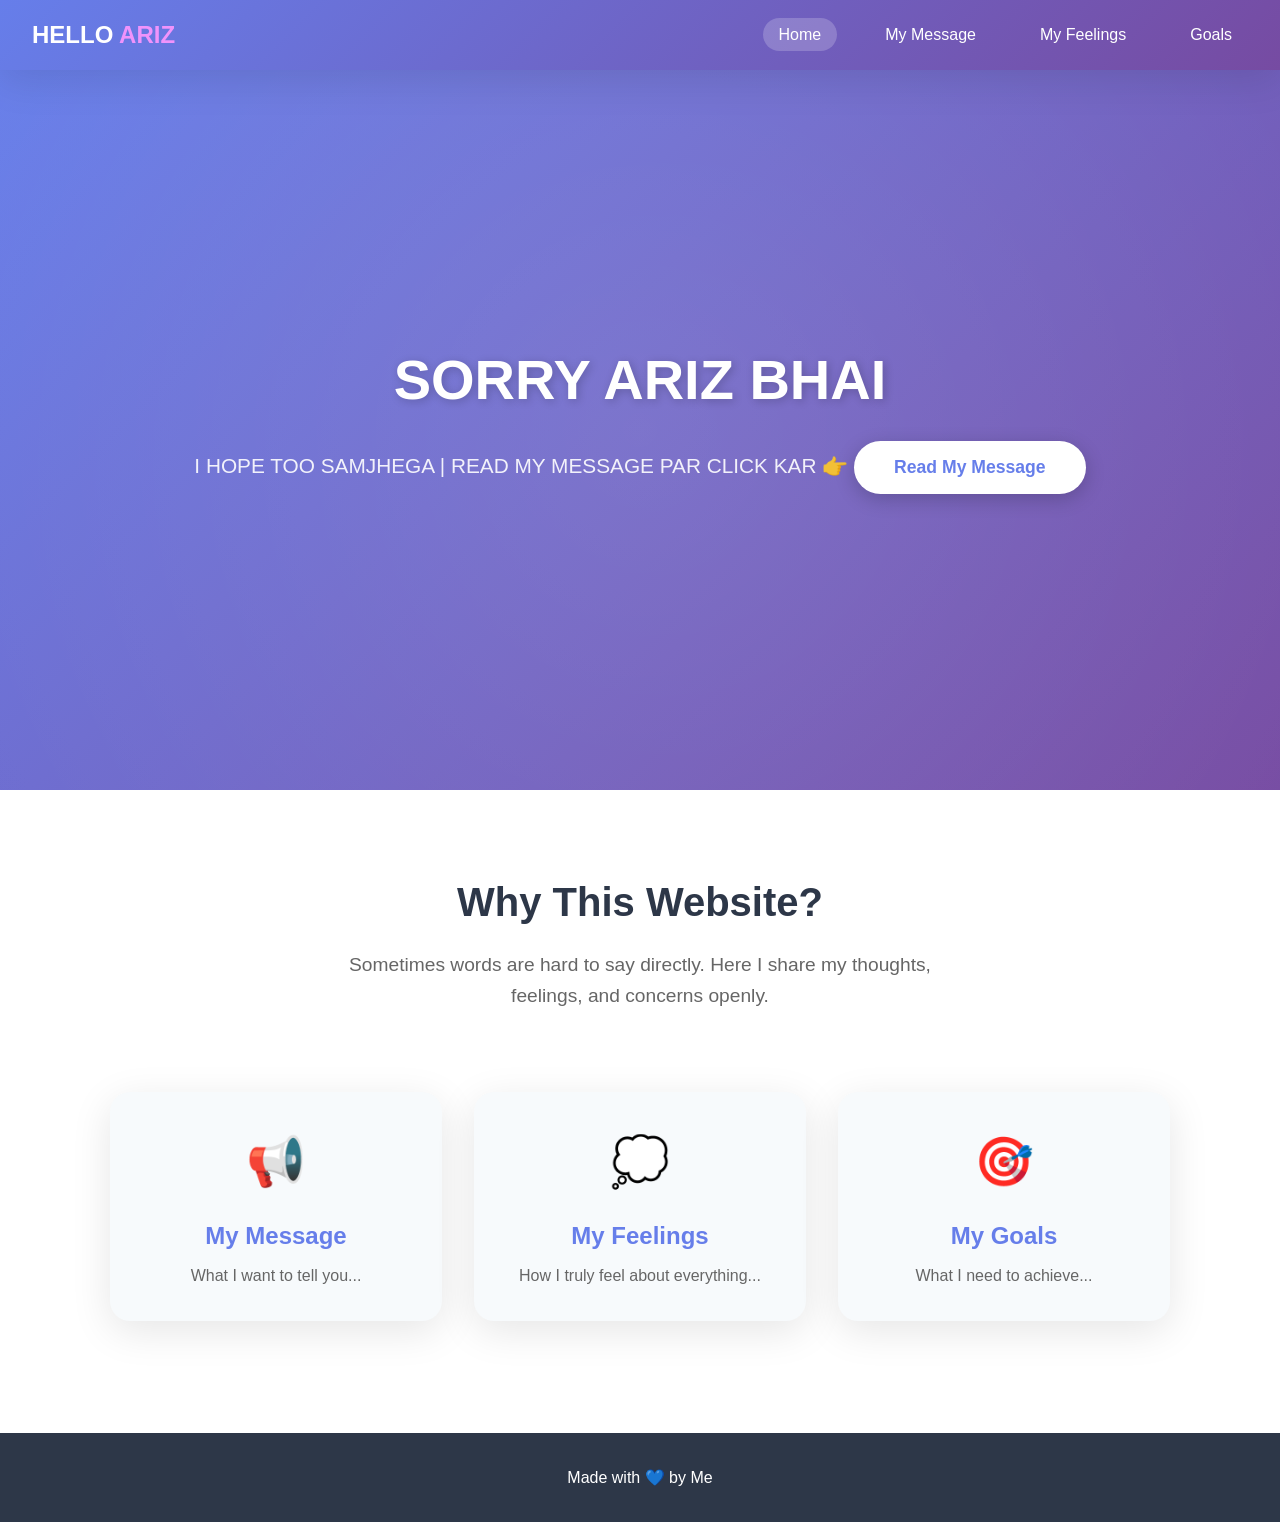
<file: index.html>
<!DOCTYPE html>
<html lang="en">
<head>
    <meta charset="UTF-8">
    <meta name="viewport" content="width=device-width, initial-scale=1.0">
    <link rel="icon" href="data:image/svg+xml,<svg xmlns='http://www.w3.org/2000/svg' viewBox='0 0 100 100'><text y='.9em' font-size='90'>💙</text></svg>">
    <title>MyHeartConnect - My Message For You</title>
    <link href="https://fonts.googleapis.com/css2?family=Poppins:wght@400;500;600;700&display=swap" rel="stylesheet">
    <style>
        /* Import Google Fonts */
        @import url('https://fonts.googleapis.com/css2?family=Poppins:wght@400;500;600;700&display=swap');

        /* Reset & Base Styles */
        * {
            margin: 0;
            padding: 0;
            box-sizing: border-box;
        }

        :root {
            --primary-color: #667eea;
            --secondary-color: #764ba2;
            --accent-color: #f093fb;
            --dark-color: #2d3748;
            --light-color: #f7fafc;
            --white: #ffffff;
            --gradient: linear-gradient(135deg, #667eea 0%, #764ba2 100%);
            --shadow: 0 10px 40px rgba(0, 0, 0, 0.1);
        }

        body {
            font-family: 'Segoe UI', Tahoma, Geneva, Verdana, sans-serif;
            line-height: 1.6;
            color: var(--dark-color);
            background: var(--light-color);
            min-height: 100vh;
        }

        .container {
            max-width: 1100px;
            margin: 0 auto;
            padding: 0 20px;
        }

        /* Navbar Styles */
        .navbar {
            background: var(--gradient);
            padding: 1rem 2rem;
            display: flex;
            justify-content: space-between;
            align-items: center;
            position: sticky;
            top: 0;
            z-index: 1000;
            box-shadow: var(--shadow);
        }

        .logo {
            font-size: 1.5rem;
            font-weight: bold;
            color: var(--white);
        }

        .logo span {
            color: var(--accent-color);
        }

        .nav-links {
            display: flex;
            list-style: none;
            gap: 2rem;
        }

        .nav-links a {
            color: var(--white);
            text-decoration: none;
            font-weight: 500;
            padding: 0.5rem 1rem;
            border-radius: 25px;
            transition: all 0.3s ease;
            cursor: pointer;
        }

        .nav-links a:hover,
        .nav-links a.active {
            background: rgba(255, 255, 255, 0.2);
            transform: translateY(-2px);
        }

        .hamburger {
            display: none;
            flex-direction: column;
            cursor: pointer;
            gap: 5px;
        }

        .hamburger span {
            width: 25px;
            height: 3px;
            background: var(--white);
            border-radius: 3px;
            transition: all 0.3s ease;
        }

        /* Page Sections */
        .page-section {
            display: none;
            min-height: calc(100vh - 70px);
        }

        .page-section.active {
            display: block;
        }

        /* Hero Section */
        .hero {
            background: var(--gradient);
            min-height: 80vh;
            display: flex;
            align-items: center;
            justify-content: center;
            text-align: center;
            position: relative;
            overflow: hidden;
        }

        .hero::before {
            content: '';
            position: absolute;
            top: -50%;
            left: -50%;
            width: 200%;
            height: 200%;
            background: radial-gradient(circle, rgba(255,255,255,0.1) 0%, transparent 60%);
            animation: rotate 20s linear infinite;
        }

        @keyframes rotate {
            from { transform: rotate(0deg); }
            to { transform: rotate(360deg); }
        }

        .hero-content {
            position: relative;
            z-index: 1;
            padding: 2rem;
        }

        .hero h1 {
            font-size: 3.5rem;
            color: var(--white);
            margin-bottom: 1rem;
            text-shadow: 2px 2px 10px rgba(0,0,0,0.2);
        }

        .hero p {
            font-size: 1.3rem;
            color: rgba(255,255,255,0.9);
            margin-bottom: 2rem;
        }

        .btn {
            display: inline-block;
            padding: 1rem 2.5rem;
            background: var(--white);
            color: var(--primary-color);
            text-decoration: none;
            border-radius: 50px;
            font-weight: bold;
            font-size: 1.1rem;
            transition: all 0.3s ease;
            box-shadow: 0 5px 20px rgba(0,0,0,0.2);
            border: none;
            cursor: pointer;
        }

        .btn:hover {
            transform: translateY(-3px);
            box-shadow: 0 8px 30px rgba(0,0,0,0.3);
        }

        .btn-secondary {
            background: var(--gradient);
            color: var(--white);
            margin-top: 2rem;
            display: inline-block;
        }

        /* Intro Section */
        .intro {
            padding: 5rem 0;
            background: var(--white);
        }

        .intro h2 {
            text-align: center;
            font-size: 2.5rem;
            margin-bottom: 1rem;
            color: var(--dark-color);
        }

        .intro > .container > p {
            text-align: center;
            font-size: 1.2rem;
            color: #666;
            margin-bottom: 3rem;
            max-width: 600px;
            margin-left: auto;
            margin-right: auto;
        }

        .cards {
            display: grid;
            grid-template-columns: repeat(auto-fit, minmax(280px, 1fr));
            gap: 2rem;
            padding: 2rem 0;
        }

        .card {
            background: var(--light-color);
            padding: 2rem;
            border-radius: 20px;
            text-align: center;
            transition: all 0.3s ease;
            box-shadow: var(--shadow);
            cursor: pointer;
        }

        .card:hover {
            transform: translateY(-10px);
        }

        .card h3 {
            font-size: 3rem;
            margin-bottom: 1rem;
        }

        .card h4 {
            font-size: 1.5rem;
            margin-bottom: 0.5rem;
            color: var(--primary-color);
        }

        .card p {
            color: #666;
        }

        /* Message Page */
        .message-page,
        .feelings-page,
        .goals-page {
            padding: 3rem 0;
            background: linear-gradient(135deg, #a8edea 0%, #fed6e3 100%);
        }

        .message-box,
        .feelings-box,
        .goals-box {
            background: var(--white);
            padding: 3rem;
            border-radius: 30px;
            box-shadow: var(--shadow);
            max-width: 800px;
            margin: 0 auto;
            animation: fadeIn 0.8s ease;
        }

        @keyframes fadeIn {
            from {
                opacity: 0;
                transform: translateY(20px);
            }
            to {
                opacity: 1;
                transform: translateY(0);
            }
        }

        .page-title {
            font-size: 2.5rem;
            text-align: center;
            margin-bottom: 2rem;
            background: var(--gradient);
            -webkit-background-clip: text;
            -webkit-text-fill-color: transparent;
            background-clip: text;
        }

        .message-content {
            line-height: 2;
        }

        .message-text {
            font-size: 1.1rem;
            margin-bottom: 1.5rem;
            padding: 1rem;
            background: var(--light-color);
            border-radius: 15px;
            border-left: 4px solid var(--primary-color);
        }

        .emoji-text {
            font-size: 1.5rem;
            text-align: center;
            margin: 2rem 0;
            animation: pulse 2s infinite;
        }

        @keyframes pulse {
            0%, 100% { transform: scale(1); }
            50% { transform: scale(1.05); }
        }

        .message-text.highlight {
            background: var(--gradient);
            color: var(--white);
            border-left: none;
            text-align: center;
            font-size: 1.3rem;
            font-weight: bold;
        }

        /* Feelings Page */
        .feelings-content {
            display: grid;
            grid-template-columns: repeat(auto-fit, minmax(200px, 1fr));
            gap: 1.5rem;
        }

        .feeling-card {
            background: var(--light-color);
            padding: 1.5rem;
            border-radius: 20px;
            text-align: center;
            transition: all 0.3s ease;
        }

        .feeling-card:hover {
            transform: translateY(-5px);
            box-shadow: var(--shadow);
        }

        .feeling-card .emoji {
            font-size: 3rem;
            margin-bottom: 0.5rem;
        }

        .feeling-card h3 {
            color: var(--primary-color);
            margin-bottom: 0.5rem;
        }

        .feeling-card p {
            font-size: 0.9rem;
            color: #666;
        }

        /* Goals Page */
        .goals-content {
            display: flex;
            flex-direction: column;
            gap: 1.5rem;
        }

        .goal-card {
            background: var(--light-color);
            padding: 1.5rem 2rem;
            border-radius: 20px;
            display: flex;
            align-items: center;
            gap: 1.5rem;
            transition: all 0.3s ease;
        }

        .goal-card:hover {
            transform: translateX(10px);
            box-shadow: var(--shadow);
        }

        .goal-number {
            width: 50px;
            height: 50px;
            background: var(--gradient);
            color: var(--white);
            border-radius: 50%;
            display: flex;
            align-items: center;
            justify-content: center;
            font-size: 1.5rem;
            font-weight: bold;
            flex-shrink: 0;
        }

        .goal-card h3 {
            color: var(--dark-color);
            margin-bottom: 0.3rem;
        }

        .goal-card p {
            color: #666;
        }

        /* Back to Top Button */
        .back-to-top {
            position: fixed;
            bottom: 30px;
            right: 30px;
            width: 50px;
            height: 50px;
            background: var(--gradient);
            color: var(--white);
            border: none;
            border-radius: 50%;
            cursor: pointer;
            font-size: 1.5rem;
            display: none;
            align-items: center;
            justify-content: center;
            box-shadow: 0 5px 20px rgba(102, 126, 234, 0.4);
            transition: all 0.3s ease;
            z-index: 999;
        }

        .back-to-top:hover {
            transform: translateY(-5px);
            box-shadow: 0 8px 30px rgba(102, 126, 234, 0.6);
        }

        .back-to-top.visible {
            display: flex;
            animation: fadeIn 0.3s ease;
        }

        /* Footer */
        footer {
            background: var(--dark-color);
            color: var(--white);
            text-align: center;
            padding: 2rem;
            margin-top: auto;
        }

        /* Responsive Design */
        @media (max-width: 768px) {
            .nav-links {
                display: none;
                position: absolute;
                top: 100%;
                left: 0;
                right: 0;
                background: var(--gradient);
                flex-direction: column;
                padding: 1rem;
                gap: 0.5rem;
            }

            .nav-links.active {
                display: flex;
            }

            .hamburger {
                display: flex;
            }

            .hero h1 {
                font-size: 2rem;
            }

            .hero p {
                font-size: 1rem;
            }

            .message-box,
            .feelings-box,
            .goals-box {
                padding: 1.5rem;
                margin: 1rem;
            }

            .page-title {
                font-size: 1.8rem;
            }

            .goal-card {
                flex-direction: column;
                text-align: center;
            }
        }
    </style>
</head>
<body>
    <nav class="navbar">
        <div class="logo">HELLO <span> ARIZ</span></div>
        <ul class="nav-links">
            <li><a href="#home" class="active" onclick="showPage('home')">Home</a></li>
            <li><a href="#message" onclick="showPage('message')">My Message</a></li>
            <li><a href="#feelings" onclick="showPage('feelings')">My Feelings</a></li>
            <li><a href="#goals" onclick="showPage('goals')">Goals</a></li>
        </ul>
        <div class="hamburger" onclick="toggleMenu()">
            <span></span>
            <span></span>
            <span></span>
        </div>
    </nav>

    <!-- Home Section -->
    <section id="home" class="page-section active">
        <header class="hero">
            <div class="hero-content">
                <h1>SORRY ARIZ BHAI </h1>
                <p>I HOPE TOO SAMJHEGA | READ MY MESSAGE PAR CLICK KAR 👉
                <button class="btn" onclick="showPage('message')">Read My Message</button>
            </div>
        </header>

        <section class="intro">
            <div class="container">
                <h2>Why This Website?</h2>
                <p>Sometimes words are hard to say directly. Here I share my thoughts, feelings, and concerns openly.</p>
                <div class="cards">
                    <div class="card" onclick="showPage('message')">
                        <h3>📢</h3>
                        <h4>My Message</h4>
                        <p>What I want to tell you...</p>
                    </div>
                    <div class="card" onclick="showPage('feelings')">
                        <h3>💭</h3>
                        <h4>My Feelings</h4>
                        <p>How I truly feel about everything...</p>
                    </div>
                    <div class="card" onclick="showPage('goals')">
                        <h3>🎯</h3>
                        <h4>My Goals</h4>
                        <p>What I need to achieve...</p>
                    </div>
                </div>
            </div>
        </section>
    </section>

    <!-- Message Section -->
    <section id="message" class="page-section message-page">
        <div class="container">
            <div class="message-box">
                <h1 class="page-title">Hello Brother 💙</h1>
                
                <div class="message-content">
                    <p class="message-text">I am sorry, me ab lambe break pe ja rha hun YouTube ke liye.</p>
                    
                    <p class="message-text">Bro yarr bahut bhasad ho gyi hai, bahut jand ho gay yarr, stress ho stress hai.</p>
                    
                    <p class="message-text">Yarr attendance kam hai, ishi ke vajhe se me exam bhi nahi de paya tha pichle or lagta hai is baar bhi nahi de payunga kyu ki attendance kam hai.</p>
                    
                    <p class="message-text">Or is baar mujhe is exam me 25 me se 20 number lana hai, varna end exam me fail ho jayunga.</p>
                    
                    <p class="message-text">Or yarr piche ak exam choot gya tha, vo bhi dena hai.</p>
                    
                    <div class="emoji-text">🥹 Yarr lage pade hai</div>
                    
                    <p class="message-text highlight">To ab sab kuch sahi karna hoga, oky bro!</p>
                    
                    <p class="message-text">I hope bro too samjhega 🥹</p>
                </div>
                
                <button class="btn btn-secondary" onclick="showPage('feelings')">Next: My Feelings →</button>
            </div>
        </div>
    </section>

    <!-- Feelings Section -->
    <section id="feelings" class="page-section feelings-page">
        <div class="container">
            <div class="feelings-box">
                <h1 class="page-title">My Feelings 💭</h1>
                
                <div class="feelings-content">
                    <div class="feeling-card">
                        <div class="emoji">😰</div>
                        <h3>Stressed</h3>
                        <p>Bahut stress hai, tension ho rhi hai exams ke baare mein</p>
                    </div>
                    
                    <div class="feeling-card">
                        <div class="emoji">😔</div>
                        <h3>Worried</h3>
                        <p>Attendance kam hai, lagta hai exam nahi de payunga</p>
                    </div>
                    
                    <div class="feeling-card">
                        <div class="emoji">😢</div>
                        <h3>Sad</h3>
                        <p>Pichla exam bhi miss ho gaya, ye bhi dena hai</p>
                    </div>
                    
                    <div class="feeling-card">
                        <div class="emoji">😤</div>
                        <h3>Determined</h3>
                        <p>Ab sab theek karna hoga, 20/25 numbers lane hain</p>
                    </div>
                    
                    <div class="feeling-card">
                        <div class="emoji">🥹</div>
                        <h3>Hopeful</h3>
                        <p>Hope karta hun bro samjhega</p>
                    </div>
                </div>
                
                <button class="btn btn-secondary" onclick="showPage('goals')">Next: My Goals →</button>
            </div>
        </div>
    </section>

    <!-- Goals Section -->
    <section id="goals" class="page-section goals-page">
        <div class="container">
            <div class="goals-box">
                <h1 class="page-title">My Goals 🎯</h1>
                
                <div class="goals-content">
                    <div class="goal-card">
                        <div class="goal-number">1</div>
                        <div>
                            <h3>Attendance Badhana</h3>
                            <p>Zaroori hai exam dene ke liye</p>
                        </div>
                    </div>
                    
                    <div class="goal-card">
                        <div class="goal-number">2</div>
                        <div>
                            <h3>20/25 Marks</h3>
                            <p>Is exam me 20 numbers lana hai</p>
                        </div>
                    </div>
                    
                    <div class="goal-card">
                        <div class="goal-number">3</div>
                        <div>
                            <h3>Pass End Exam</h3>
                            <p>Fail nahi hona hai</p>
                        </div>
                    </div>
                    
                    <div class="goal-card">
                        <div class="goal-number">4</div>
                        <div>
                            <h3>Pichla Exam Dena</h3>
                            <p>Jo choot gaya tha vo bhi dena hoga</p>
                        </div>
                    </div>
                    
                    <div class="goal-card">
                        <div class="goal-number">5</div>
                        <div>
                            <h3>Sab Kuch Theek Karna</h3>
                            <p>Ab sudhar jana hai</p>
                        </div>
                    </div>
                </div>
                
                <button class="btn btn-secondary" onclick="showPage('home')">← Back to Home</button>
            </div>
        </div>
    </section>

    <footer>
        <p>Made with 💙 by Me</p>
    </footer>

    <button class="back-to-top" onclick="scrollToTop()" title="Back to Top">↑</button>

    <script>
        // Page Navigation
        function showPage(pageId) {
            // Hide all pages
            document.querySelectorAll('.page-section').forEach(section => {
                section.classList.remove('active');
            });
            
            // Show selected page
            document.getElementById(pageId).classList.add('active');
            
            // Update nav links
            document.querySelectorAll('.nav-links a').forEach(link => {
                link.classList.remove('active');
            });
            
            // Add active class to clicked nav link
            const activeLink = document.querySelector(`.nav-links a[href="#${pageId}"]`);
            if (activeLink) {
                activeLink.classList.add('active');
            }
            
            // Close mobile menu if open
            document.querySelector('.nav-links').classList.remove('active');
            document.querySelector('.hamburger').classList.remove('active');
            
            // Scroll to top
            window.scrollTo(0, 0);
        }

        // Mobile Menu Toggle
        function toggleMenu() {
            document.querySelector('.nav-links').classList.toggle('active');
            document.querySelector('.hamburger').classList.toggle('active');
        }

        // Back to Top Button
        const backToTopBtn = document.querySelector('.back-to-top');
        
        window.addEventListener('scroll', () => {
            if (window.scrollY > 300) {
                backToTopBtn.classList.add('visible');
            } else {
                backToTopBtn.classList.remove('visible');
            }
        });

        function scrollToTop() {
            window.scrollTo({
                top: 0,
                behavior: 'smooth'
            });
        }

        // Add animation on scroll for cards
        const observerOptions = {
            threshold: 0.1,
            rootMargin: '0px 0px -50px 0px'
        };

        const observer = new IntersectionObserver((entries) => {
            entries.forEach(entry => {
                if (entry.isIntersecting) {
                    entry.target.style.opacity = '1';
                    entry.target.style.transform = 'translateY(0)';
                }
            });
        }, observerOptions);

        document.querySelectorAll('.card, .feeling-card, .goal-card').forEach(card => {
            card.style.opacity = '0';
            card.style.transform = 'translateY(20px)';
            card.style.transition = 'all 0.5s ease';
            observer.observe(card);
        });

        // Page load animation
        document.body.style.opacity = '0';
        document.body.style.transition = 'opacity 0.5s ease';
        setTimeout(() => {
            document.body.style.opacity = '1';
        }, 100);
    </script>
</body>
</html>
</file>
